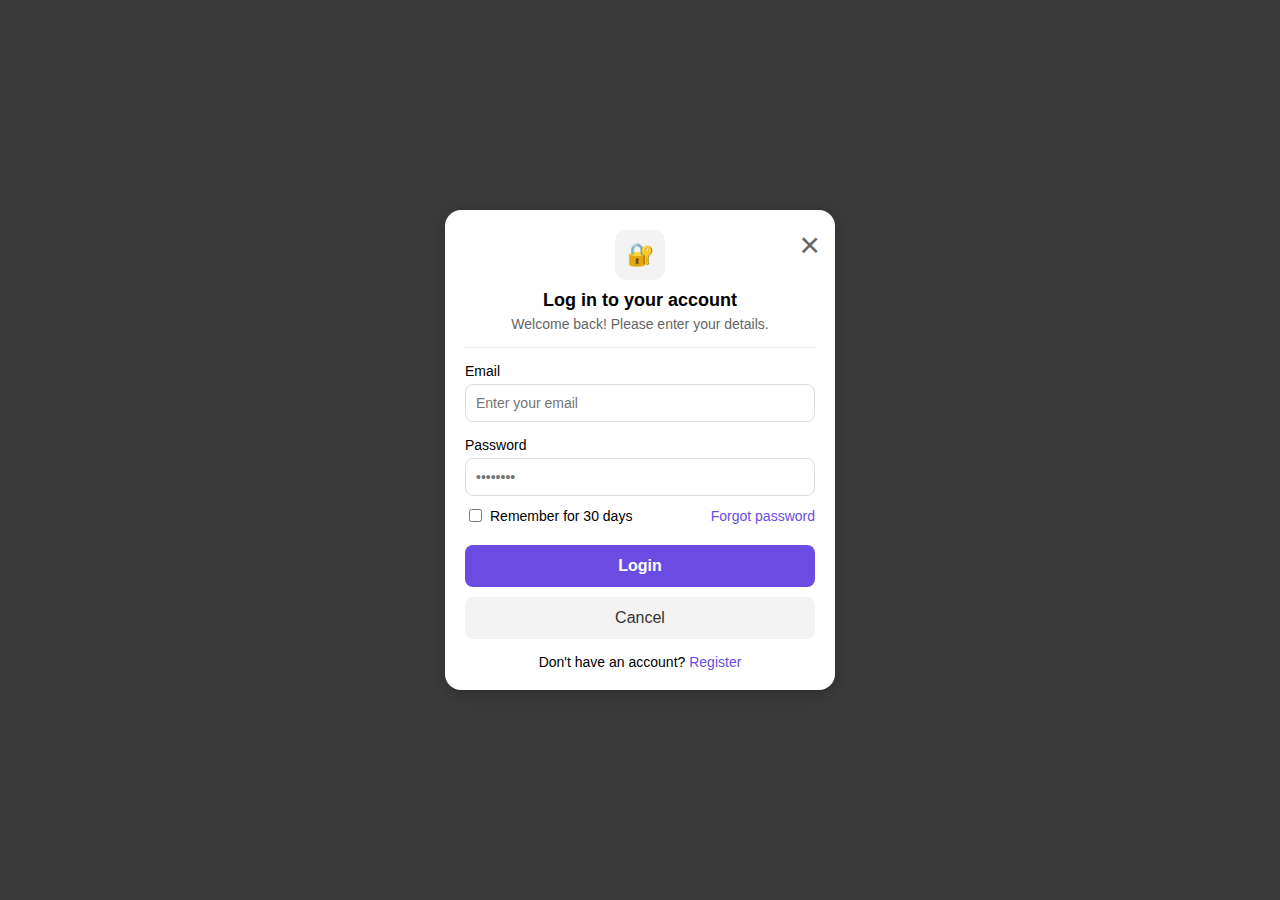
<file: reg.html>
<!DOCTYPE html>
<html lang="en">
<head>
	<meta charset="UTF-8">
	<meta name="viewport" content="width=device-width, initial-scale=1.0">
	<title>Login / Register</title>
	<style>
		body {
			font-family: Arial, sans-serif;
			background-color: #3a3a3a;
			display: flex;
			justify-content: center;
			align-items: center;
			height: 100vh;
			margin: 0;
		}

		.login-container {
			background: #fff;
			width: 350px;
			border-radius: 16px;
			padding: 20px;
			box-shadow: 0 4px 20px rgba(0,0,0,0.2);
			position: relative;
		}

		.close-btn {
			position: absolute;
			top: 15px;
			right: 15px;
			font-size: 35px;
			color: #666;
			cursor: pointer;
		}

		.login-header {
			text-align: center;
			padding-bottom: 15px;
			border-bottom: 1px solid #eee;
		}

		.login-header .icon {
			background: #f3f3f3;
			width: 50px;
			height: 50px;
			border-radius: 12px;
			display: flex;
			align-items: center;
			justify-content: center;
			margin: 0 auto 10px;
			font-size: 22px;
			color: #6a4ce2;
		}

		.login-header h2 {
			margin: 0;
			font-size: 18px;
			font-weight: bold;
		}

		.login-header p {
			margin: 5px 0 0;
			color: #666;
			font-size: 14px;
		}

		.form-group {
			margin-top: 15px;
			display: flex;
			flex-direction: column;
		}

		.form-group label {
			font-size: 14px;
			margin-bottom: 5px;
		}

		.form-group input {
			padding: 10px;
			border: 1px solid #ddd;
			border-radius: 8px;
			font-size: 14px;
		}

		.options {
			display: flex;
			justify-content: space-between;
			align-items: center;
			margin: 10px 0 20px;
			font-size: 14px;
		}

		.options label {
			display: flex;
			align-items: center;
			gap: 5px;
		}

		.options a {
			color: #6a4ce2;
			text-decoration: none;
		}

		.btn-confirm {
			background: #6a4ce2;
			border: none;
			color: #fff;
			width: 100%;
			padding: 12px;
			border-radius: 8px;
			font-size: 16px;
			font-weight: bold;
			cursor: pointer;
		}

		.btn-cancel {
			margin-top: 10px;
			background: #f3f3f3;
			border: none;
			color: #333;
			width: 100%;
			padding: 12px;
			border-radius: 8px;
			font-size: 16px;
			cursor: pointer;
		}

		.switch {
			margin-top: 15px;
			text-align: center;
			font-size: 14px;
		}
		.switch a {
			color: #6a4ce2;
			cursor: pointer;
		}
	</style>
</head>
<body>

<div class="login-container">
	<div class="close-btn">&times;</div>

	<div class="login-header">
		<div class="icon">🔐</div>
		<h2 id="form-title">Log in to your account</h2>
		<p id="form-subtitle">Welcome back! Please enter your details.</p>
	</div>

	<form id="authForm">
		<div class="form-group">
			<label>Email</label>
			<input type="email" id="email" placeholder="Enter your email" required>
		</div>

		<div class="form-group">
			<label>Password</label>
			<input type="password" id="password" placeholder="••••••••" required>
		</div>

		<div class="options">
			<label><input type="checkbox"> Remember for 30 days</label>
			<a href="#">Forgot password</a>
		</div>

		<button type="submit" class="btn-confirm" id="mainBtn">Login</button>
		<button type="button" class="btn-cancel">Cancel</button>
	</form>

	<div class="switch">
		<span id="switchText">Don't have an account? <a id="switchLink">Register</a></span>
	</div>
</div>

<script>
	const form = document.getElementById("authForm");
	const emailInput = document.getElementById("email");
	const passwordInput = document.getElementById("password");
	const formTitle = document.getElementById("form-title");
	const formSubtitle = document.getElementById("form-subtitle");
	const mainBtn = document.getElementById("mainBtn");
	const switchText = document.getElementById("switchText");
	const switchLink = document.getElementById("switchLink");

	let isLogin = true;

	function setFormMode(loginMode) {
		isLogin = loginMode;
		if (isLogin) {
			formTitle.textContent = "Log in to your account";
			formSubtitle.textContent = "Welcome back! Please enter your details.";
			mainBtn.textContent = "Login";
			switchText.innerHTML = `Don't have an account? <a id="switchLink">Register</a>`;
		} else {
			formTitle.textContent = "Create an account";
			formSubtitle.textContent = "Please enter your details to register.";
			mainBtn.textContent = "Register";
			switchText.innerHTML = `Already have an account? <a id="switchLink">Login</a>`;
		}
	}
		document.getElementById("switchLink").addEventListener("click", () => {
			setFormMode(!isLogin);
	});

	switchText.addEventListener("click", (e) => {
		if (e.target && e.target.id === "switchLink") {
			e.preventDefault();
			setFormMode(!isLogin);
		}
	});

	const params = new URLSearchParams(window.location.search);
	setFormMode(!params.has("register") ? true : false);


	function getUsers() {
		return JSON.parse(localStorage.getItem("users")) || [];
	}

	function saveUsers(users) {
		localStorage.setItem("users", JSON.stringify(users));
	}

	form.addEventListener("submit", (e) => {
		e.preventDefault();
		const email = emailInput.value.trim();
		const password = passwordInput.value.trim();
		let users = getUsers();

		if (isLogin) {
			const user = users.find(u => u.email === email && u.password === password);
			if (user) {
				alert("✅ Login successful!");
				window.location.href = "index.html";
			} else {
				alert("❌ Incorrect email or password!");
			}
		} else {
			const exists = users.some(u => u.email === email);
			if (exists) {
				alert("⚠️ User with this email already exists!");
			} else {
				users.push({ email, password });
				saveUsers(users);
				alert("🎉 Registration successful! Now you can log in.");
				isLogin = true;
				formTitle.textContent = "Log in to your account";
				formSubtitle.textContent = "Welcome back! Please enter your details.";
				mainBtn.textContent = "Login";
				switchText.innerHTML = `Don't have an account? <a id="switchLink">Register</a>`;
			}
		}
	});
</script>

</body>
</html>
</file>
